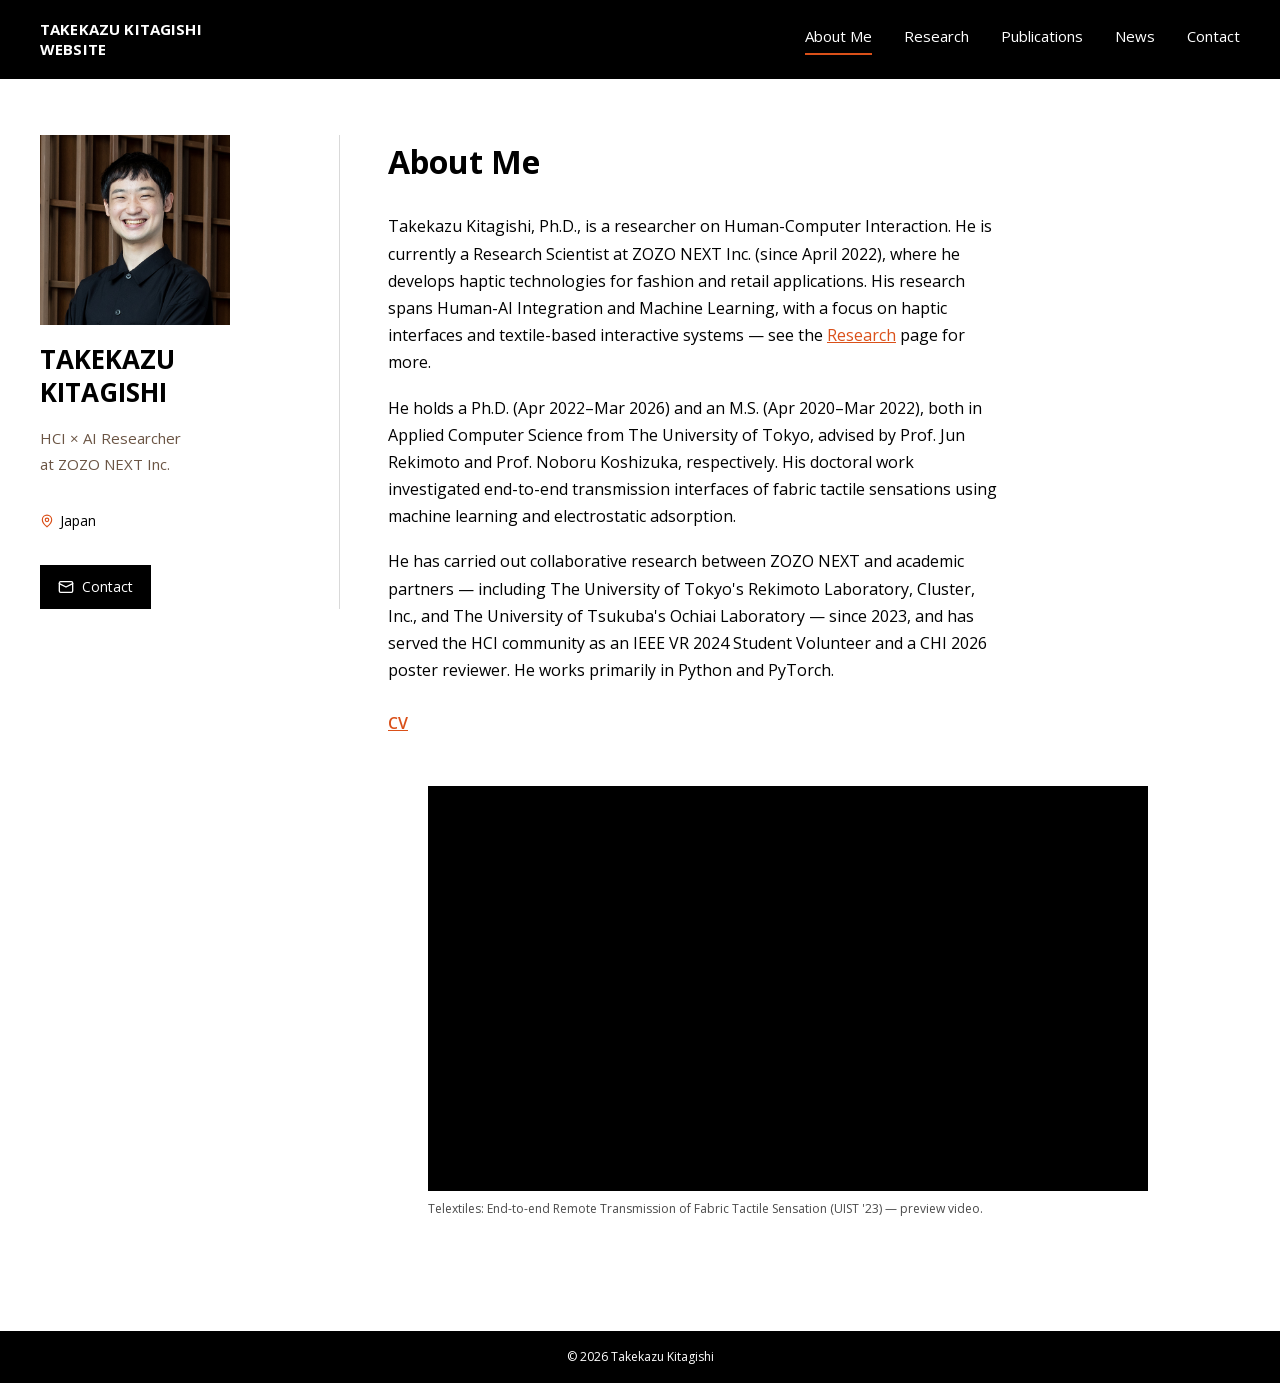
<file: index.html>
<!doctype html>
<html lang="en">
<head>
<meta charset="utf-8">
<meta name="viewport" content="width=device-width, initial-scale=1">
<title>Takekazu Kitagishi</title>
<link rel="icon" href="assets/favicon.svg" type="image/svg+xml">
<link rel="preload" href="assets/fonts/OpenSans-Variable.woff2" as="font" type="font/woff2" crossorigin>
<link rel="preload" href="assets/fonts/OpenSans-Italic-Variable.woff2" as="font" type="font/woff2" crossorigin>
<link rel="stylesheet" href="css/style.css">
</head>
<body>

<header class="site-header">
  <a class="site-title" href="index.html">TAKEKAZU KITAGISHI<br>WEBSITE</a>
  <nav class="site-nav">
    <a href="index.html" aria-current="page">About Me</a>
    <a href="research.html">Research</a>
    <a href="publications.html">Publications</a>
    <a href="news.html">News</a>
    <a href="contact.html">Contact</a>
  </nav>
</header>

<main class="page">
  <aside class="profile">
    <div class="profile-photo">
      <img src="assets/profile.jpg" alt="Takekazu Kitagishi"
           onerror="this.style.display='none'; this.parentElement.textContent='プロフィール写真\n(assets/profile.jpg に差し替え)';">
    </div>
    <p class="profile-name">TAKEKAZU<br>KITAGISHI</p>
    <p class="profile-tagline">HCI × AI Researcher<br>at ZOZO NEXT Inc.</p>
    <p class="profile-location"><svg class="icon-pin" width="14" height="14" viewBox="0 0 24 24" fill="none" stroke="currentColor" stroke-width="2" stroke-linecap="round" stroke-linejoin="round" aria-hidden="true"><path d="M20 10c0 6-8 12-8 12s-8-6-8-12a8 8 0 0 1 16 0Z"></path><circle cx="12" cy="10" r="3"></circle></svg>Japan</p>
    <a class="contact-button" href="contact.html"><svg class="icon-mail" width="16" height="16" viewBox="0 0 24 24" fill="none" stroke="currentColor" stroke-width="2" stroke-linecap="round" stroke-linejoin="round" aria-hidden="true"><rect x="2" y="4" width="20" height="16" rx="2"></rect><path d="m22 7-10 5L2 7"></path></svg>Contact</a>
  </aside>

  <section class="content">
    <h1>About Me</h1>
    <p>Takekazu Kitagishi, Ph.D., is a researcher on Human-Computer Interaction. He is currently a Research Scientist at ZOZO NEXT Inc. (since April 2022), where he develops haptic technologies for fashion and retail applications. His research spans Human-AI Integration and Machine Learning, with a focus on haptic interfaces and textile-based interactive systems — see the <a href="research.html">Research</a> page for more.</p>
    <p>He holds a Ph.D. (Apr 2022–Mar 2026) and an M.S. (Apr 2020–Mar 2022), both in Applied Computer Science from The University of Tokyo, advised by Prof. Jun Rekimoto and Prof. Noboru Koshizuka, respectively. His doctoral work investigated end-to-end transmission interfaces of fabric tactile sensations using machine learning and electrostatic adsorption.</p>
    <p>He has carried out collaborative research between ZOZO NEXT and academic partners — including The University of Tokyo's Rekimoto Laboratory, Cluster, Inc., and The University of Tsukuba's Ochiai Laboratory — since 2023, and has served the HCI community as an IEEE VR 2024 Student Volunteer and a CHI 2026 poster reviewer. He works primarily in Python and PyTorch.</p>

    <a class="cv-link" href="assets/kitagishi-cv.pdf">CV</a>

    <figure class="content-figure">
      <div class="video-embed">
        <iframe src="https://www.youtube.com/embed/0y74v7WMPbE" title="Telextiles preview video" loading="lazy" allow="accelerometer; autoplay; clipboard-write; encrypted-media; gyroscope; picture-in-picture; web-share" allowfullscreen></iframe>
      </div>
      <figcaption>Telextiles: End-to-end Remote Transmission of Fabric Tactile Sensation (UIST '23) — preview video.</figcaption>
    </figure>
  </section>
</main>

<footer class="site-footer">
  <span>&copy; 2026 Takekazu Kitagishi</span>
</footer>

</body>
</html>
</file>
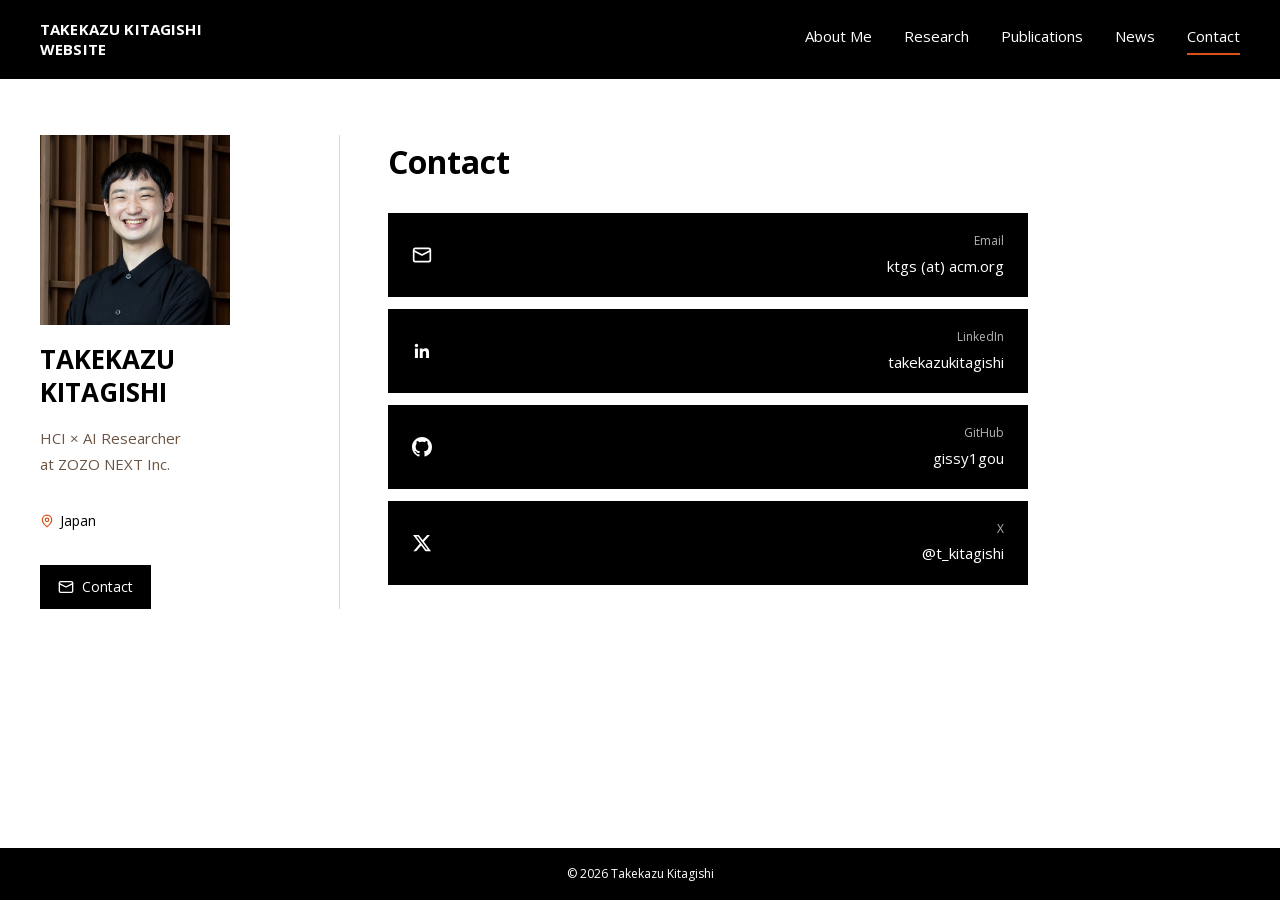
<file: contact.html>
<!doctype html>
<html lang="en">
<head>
<meta charset="utf-8">
<meta name="viewport" content="width=device-width, initial-scale=1">
<title>Contact — Takekazu Kitagishi</title>
<link rel="icon" href="assets/favicon.svg" type="image/svg+xml">
<link rel="preload" href="assets/fonts/OpenSans-Variable.woff2" as="font" type="font/woff2" crossorigin>
<link rel="preload" href="assets/fonts/OpenSans-Italic-Variable.woff2" as="font" type="font/woff2" crossorigin>
<link rel="stylesheet" href="css/style.css">
</head>
<body>

<header class="site-header">
  <a class="site-title" href="index.html">TAKEKAZU KITAGISHI<br>WEBSITE</a>
  <nav class="site-nav">
    <a href="index.html">About Me</a>
    <a href="research.html">Research</a>
    <a href="publications.html">Publications</a>
    <a href="news.html">News</a>
    <a href="contact.html" aria-current="page">Contact</a>
  </nav>
</header>

<main class="page">
  <aside class="profile">
    <div class="profile-photo">
      <img src="assets/profile.jpg" alt="Takekazu Kitagishi"
           onerror="this.style.display='none'; this.parentElement.textContent='プロフィール写真\n(assets/profile.jpg に差し替え)';">
    </div>
    <p class="profile-name">TAKEKAZU<br>KITAGISHI</p>
    <p class="profile-tagline">HCI × AI Researcher<br>at ZOZO NEXT Inc.</p>
    <p class="profile-location"><svg class="icon-pin" width="14" height="14" viewBox="0 0 24 24" fill="none" stroke="currentColor" stroke-width="2" stroke-linecap="round" stroke-linejoin="round" aria-hidden="true"><path d="M20 10c0 6-8 12-8 12s-8-6-8-12a8 8 0 0 1 16 0Z"></path><circle cx="12" cy="10" r="3"></circle></svg>Japan</p>
    <a class="contact-button" href="contact.html" aria-current="page"><svg class="icon-mail" width="16" height="16" viewBox="0 0 24 24" fill="none" stroke="currentColor" stroke-width="2" stroke-linecap="round" stroke-linejoin="round" aria-hidden="true"><rect x="2" y="4" width="20" height="16" rx="2"></rect><path d="m22 7-10 5L2 7"></path></svg>Contact</a>
  </aside>

  <section class="content">
    <h1>Contact</h1>
    <div class="contact-list">
      <a class="contact-card" href="mailto:ktgs@acm.org">
        <svg class="icon-mail" width="20" height="20" viewBox="0 0 24 24" fill="none" stroke="currentColor" stroke-width="2" stroke-linecap="round" stroke-linejoin="round" aria-hidden="true"><rect x="2" y="4" width="20" height="16" rx="2"></rect><path d="m22 7-10 5L2 7"></path></svg>
        <span class="contact-card-text">
          <span class="contact-card-label">Email</span>
          <span class="contact-card-value">ktgs (at) acm.org</span>
        </span>
      </a>
      <a class="contact-card" href="https://www.linkedin.com/in/takekazukitagishi" target="_blank" rel="noopener">
        <svg width="20" height="20" viewBox="0 0 24 24" fill="currentColor" aria-hidden="true"><path d="M20.45 20.45h-3.56v-5.57c0-1.33-.02-3.03-1.85-3.03-1.85 0-2.14 1.45-2.14 2.94v5.66H9.34V9h3.41v1.56h.05c.48-.9 1.64-1.85 3.38-1.85 3.6 0 4.27 2.37 4.27 5.46v6.28zM5.34 7.43a2.06 2.06 0 1 1 0-4.13 2.06 2.06 0 0 1 0 4.13zM7.12 20.45H3.56V9h3.56v11.45z"/></svg>
        <span class="contact-card-text">
          <span class="contact-card-label">LinkedIn</span>
          <span class="contact-card-value">takekazukitagishi</span>
        </span>
      </a>
      <a class="contact-card" href="https://github.com/gissy1gou" target="_blank" rel="noopener">
        <svg width="20" height="20" viewBox="0 0 16 16" fill="currentColor" aria-hidden="true"><path d="M8 0C3.58 0 0 3.58 0 8c0 3.54 2.29 6.53 5.47 7.59.4.07.55-.17.55-.38 0-.19-.01-.82-.01-1.49-2.01.37-2.53-.49-2.69-.94-.09-.23-.48-.94-.82-1.13-.28-.15-.68-.52-.01-.53.63-.01 1.08.58 1.23.82.72 1.21 1.87.87 2.33.66.07-.52.28-.87.51-1.07-1.78-.2-3.64-.89-3.64-3.95 0-.87.31-1.59.82-2.15-.08-.2-.36-1.02.08-2.12 0 0 .67-.21 2.2.82.64-.18 1.32-.27 2-.27.68 0 1.36.09 2 .27 1.53-1.04 2.2-.82 2.2-.82.44 1.1.16 1.92.08 2.12.51.56.82 1.27.82 2.15 0 3.07-1.87 3.75-3.65 3.95.29.25.54.73.54 1.48 0 1.07-.01 1.93-.01 2.2 0 .21.15.46.55.38A8.01 8.01 0 0 0 16 8c0-4.42-3.58-8-8-8z"/></svg>
        <span class="contact-card-text">
          <span class="contact-card-label">GitHub</span>
          <span class="contact-card-value">gissy1gou</span>
        </span>
      </a>
      <a class="contact-card" href="https://x.com/t_kitagishi" target="_blank" rel="noopener">
        <svg width="20" height="20" viewBox="0 0 24 24" fill="currentColor" aria-hidden="true"><path d="M18.244 2.25h3.308l-7.227 8.26 8.502 11.24H16.17l-5.214-6.817L4.99 21.75H1.68l7.73-8.835L1.254 2.25H8.08l4.713 6.231zm-1.161 17.52h1.833L7.084 4.126H5.117z"/></svg>
        <span class="contact-card-text">
          <span class="contact-card-label">X</span>
          <span class="contact-card-value">@t_kitagishi</span>
        </span>
      </a>
    </div>
  </section>
</main>

<footer class="site-footer">
  <span>&copy; 2026 Takekazu Kitagishi</span>
</footer>

</body>
</html>
</file>
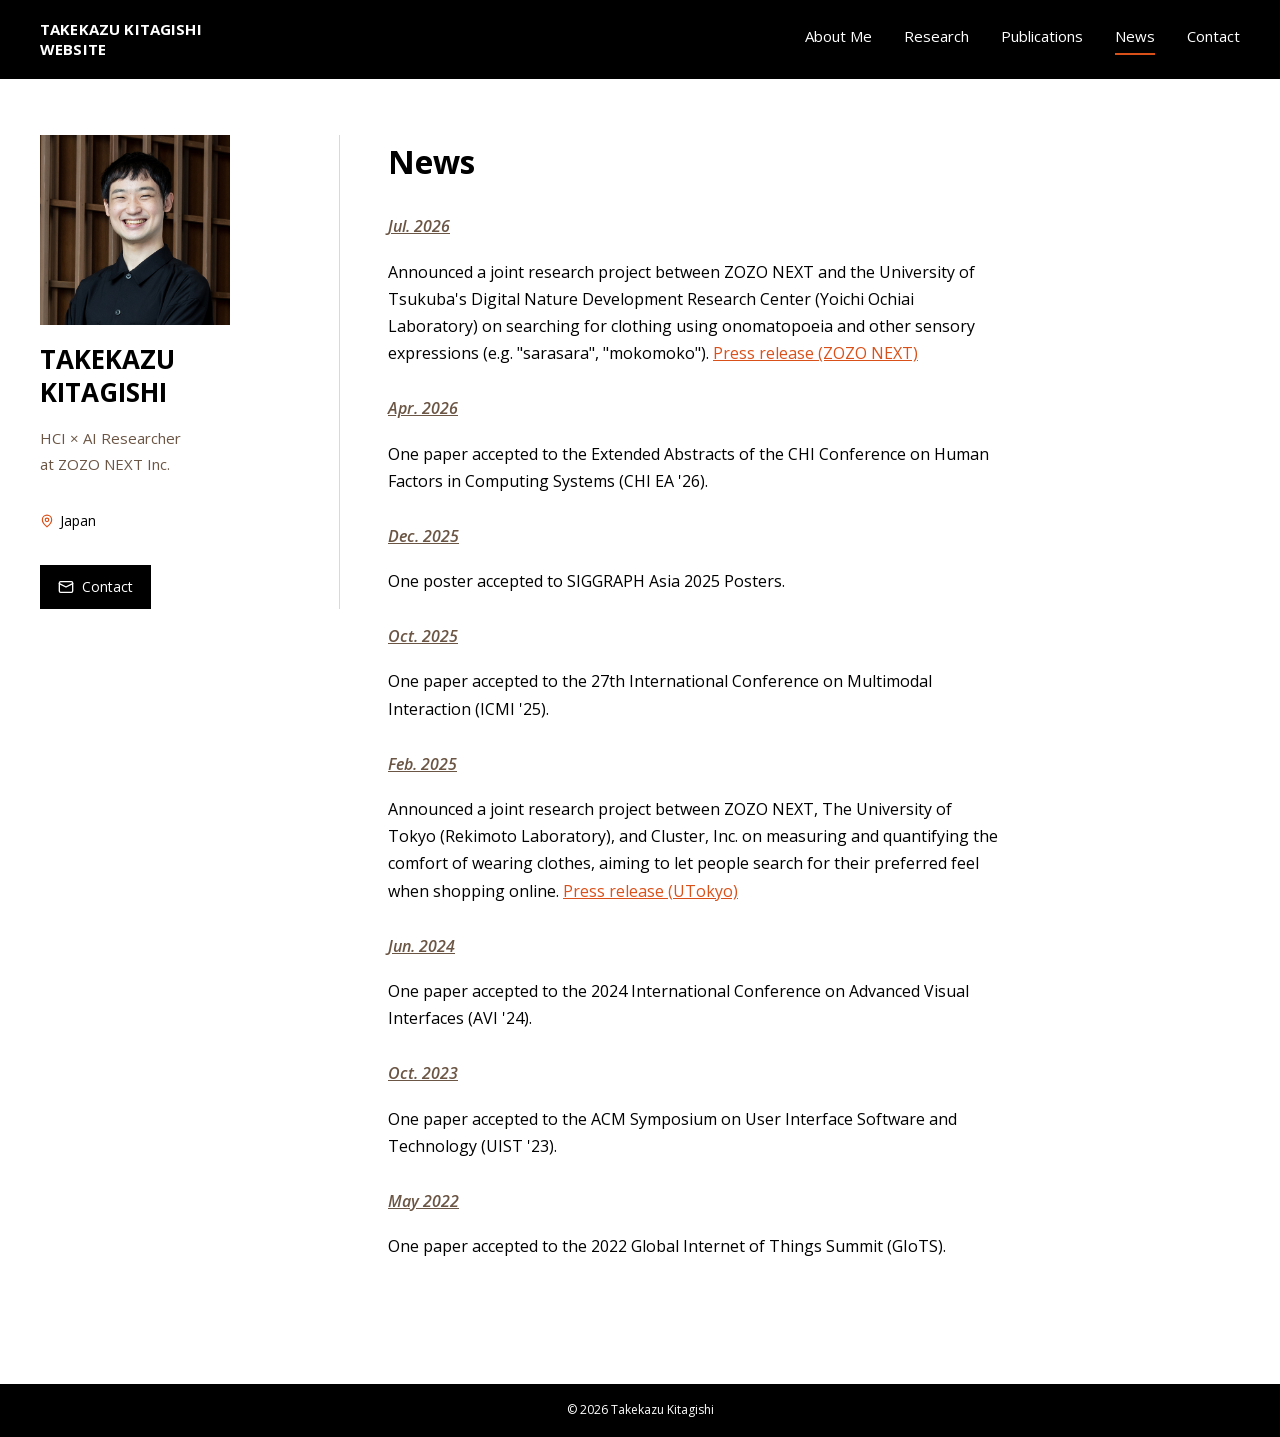
<file: news.html>
<!doctype html>
<html lang="en">
<head>
<meta charset="utf-8">
<meta name="viewport" content="width=device-width, initial-scale=1">
<title>News — Takekazu Kitagishi</title>
<link rel="icon" href="assets/favicon.svg" type="image/svg+xml">
<link rel="preload" href="assets/fonts/OpenSans-Variable.woff2" as="font" type="font/woff2" crossorigin>
<link rel="preload" href="assets/fonts/OpenSans-Italic-Variable.woff2" as="font" type="font/woff2" crossorigin>
<link rel="stylesheet" href="css/style.css">
</head>
<body>

<header class="site-header">
  <a class="site-title" href="index.html">TAKEKAZU KITAGISHI<br>WEBSITE</a>
  <nav class="site-nav">
    <a href="index.html">About Me</a>
    <a href="research.html">Research</a>
    <a href="publications.html">Publications</a>
    <a href="news.html" aria-current="page">News</a>
    <a href="contact.html">Contact</a>
  </nav>
</header>

<main class="page">
  <aside class="profile">
    <div class="profile-photo">
      <img src="assets/profile.jpg" alt="Takekazu Kitagishi"
           onerror="this.style.display='none'; this.parentElement.textContent='プロフィール写真\n(assets/profile.jpg に差し替え)';">
    </div>
    <p class="profile-name">TAKEKAZU<br>KITAGISHI</p>
    <p class="profile-tagline">HCI × AI Researcher<br>at ZOZO NEXT Inc.</p>
    <p class="profile-location"><svg class="icon-pin" width="14" height="14" viewBox="0 0 24 24" fill="none" stroke="currentColor" stroke-width="2" stroke-linecap="round" stroke-linejoin="round" aria-hidden="true"><path d="M20 10c0 6-8 12-8 12s-8-6-8-12a8 8 0 0 1 16 0Z"></path><circle cx="12" cy="10" r="3"></circle></svg>Japan</p>
    <a class="contact-button" href="contact.html"><svg class="icon-mail" width="16" height="16" viewBox="0 0 24 24" fill="none" stroke="currentColor" stroke-width="2" stroke-linecap="round" stroke-linejoin="round" aria-hidden="true"><rect x="2" y="4" width="20" height="16" rx="2"></rect><path d="m22 7-10 5L2 7"></path></svg>Contact</a>
  </aside>

  <section class="content">
    <h1>News</h1>
    <div id="news-root"><!-- filled by js/render-news.js from data/news.js --></div>
  </section>
</main>

<footer class="site-footer">
  <span>&copy; 2026 Takekazu Kitagishi</span>
</footer>

<script src="data/news.js"></script>
<script src="js/render-news.js"></script>
</body>
</html>
</file>
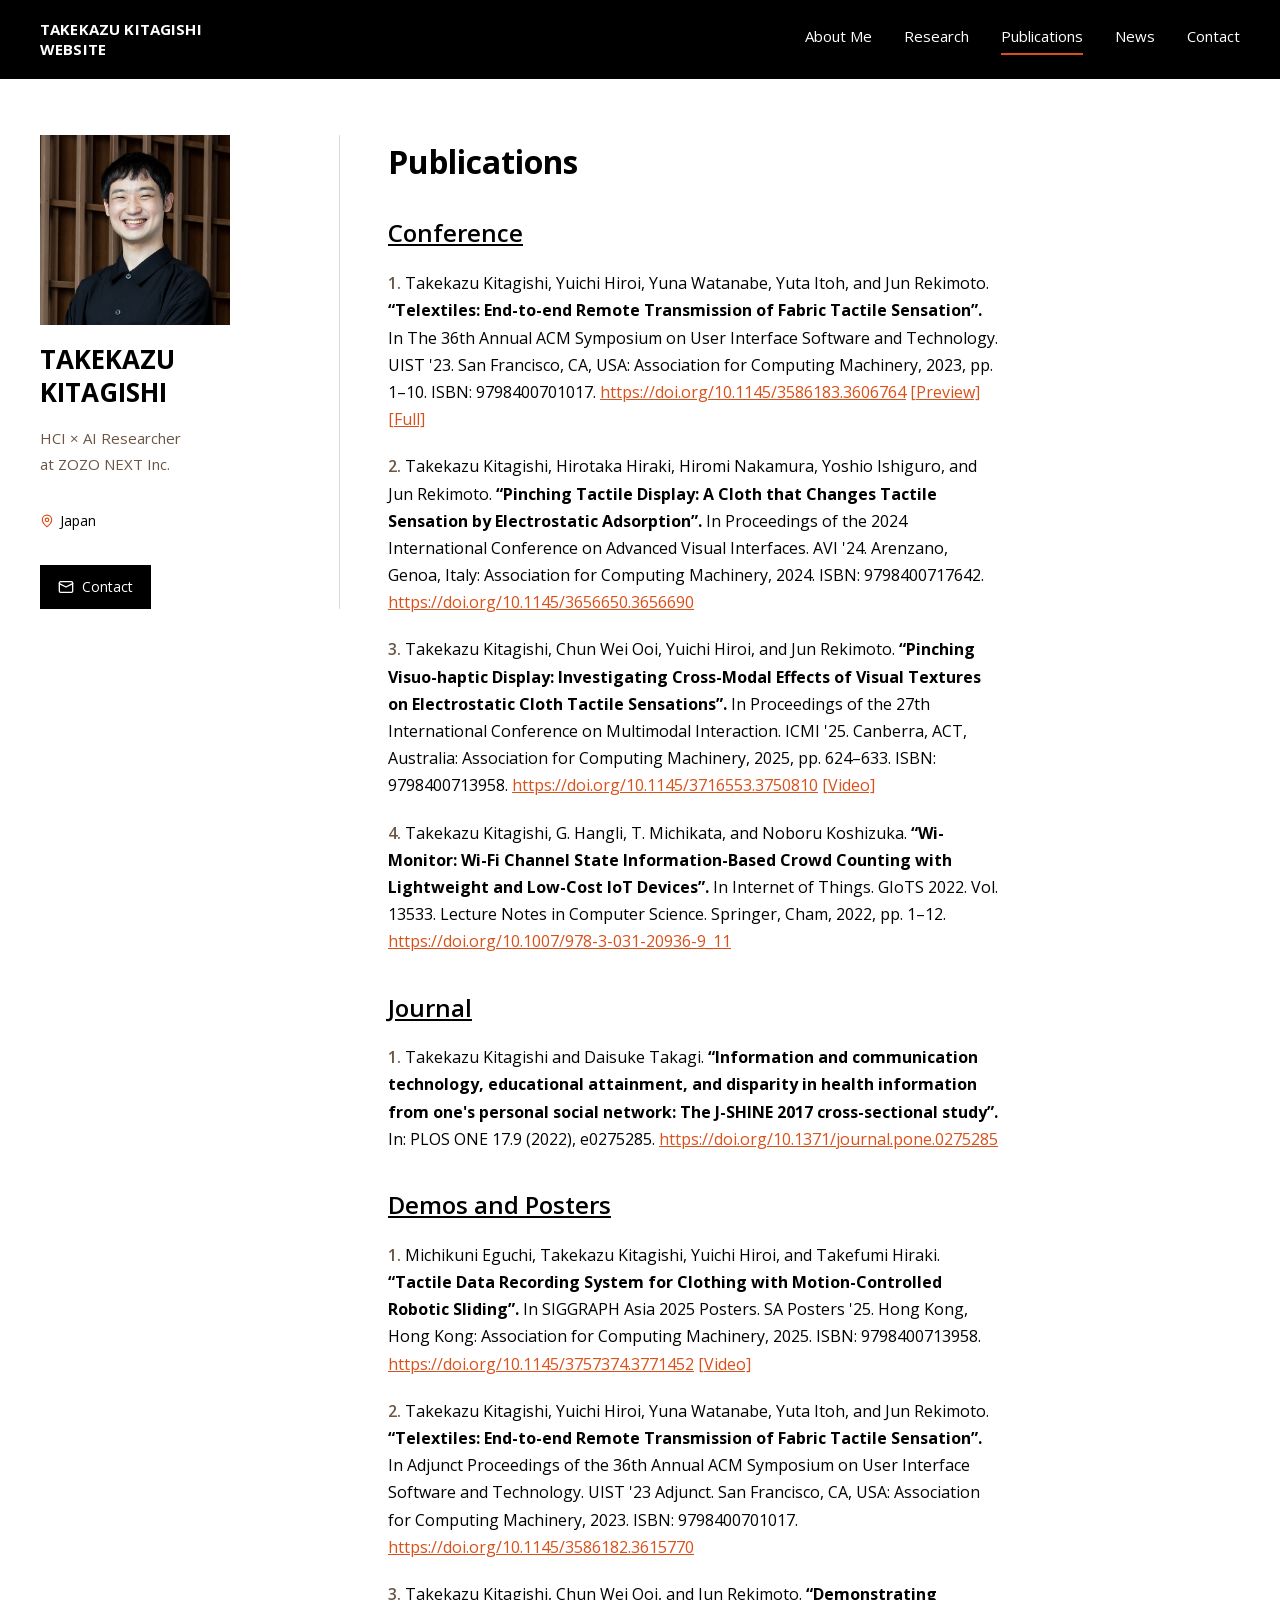
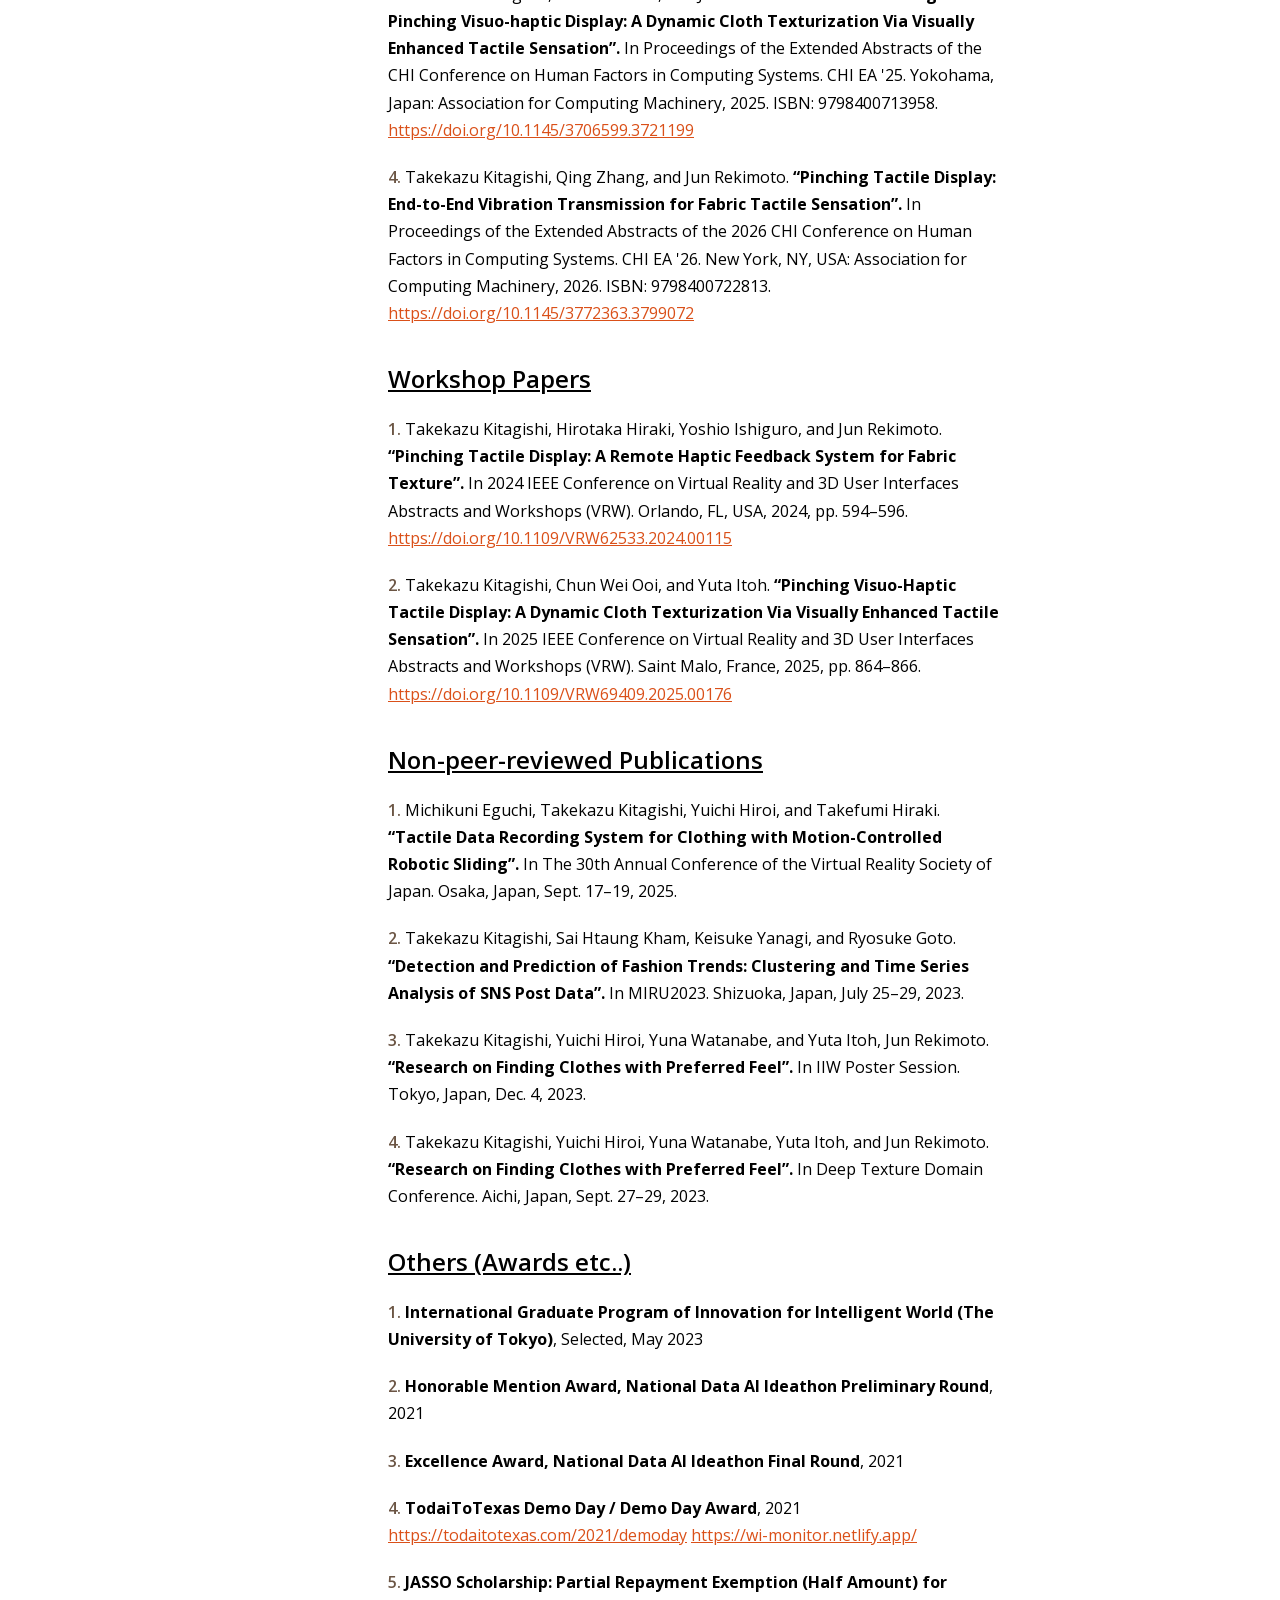
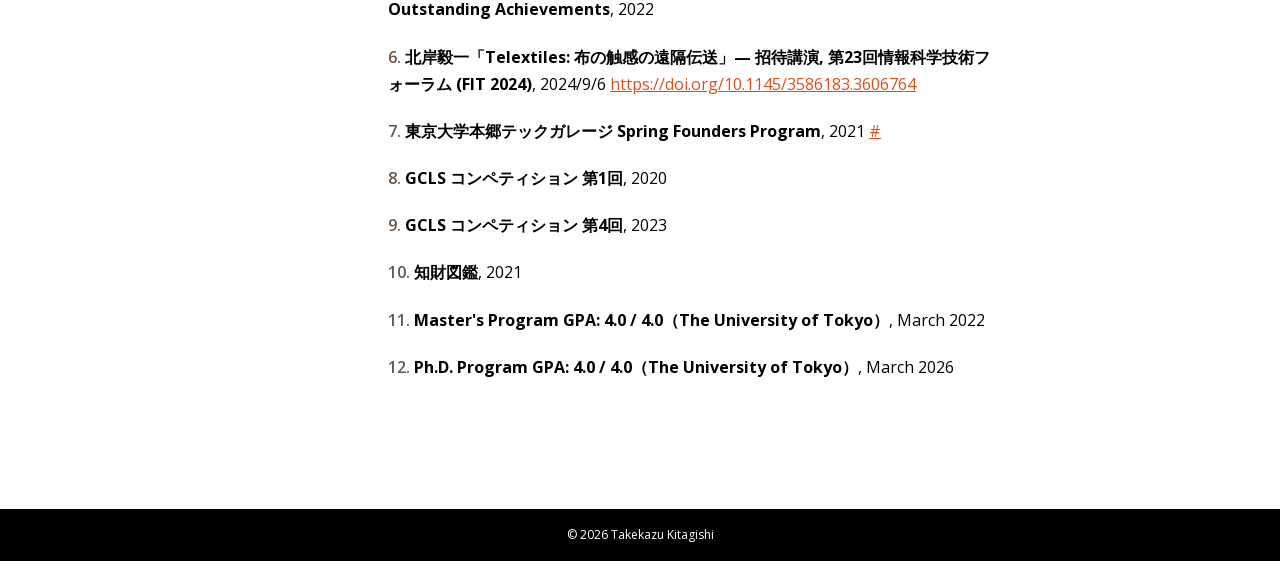
<file: publications.html>
<!doctype html>
<html lang="en">
<head>
<meta charset="utf-8">
<meta name="viewport" content="width=device-width, initial-scale=1">
<title>Publications — Takekazu Kitagishi</title>
<link rel="icon" href="assets/favicon.svg" type="image/svg+xml">
<link rel="preload" href="assets/fonts/OpenSans-Variable.woff2" as="font" type="font/woff2" crossorigin>
<link rel="preload" href="assets/fonts/OpenSans-Italic-Variable.woff2" as="font" type="font/woff2" crossorigin>
<link rel="stylesheet" href="css/style.css">
</head>
<body>

<header class="site-header">
  <a class="site-title" href="index.html">TAKEKAZU KITAGISHI<br>WEBSITE</a>
  <nav class="site-nav">
    <a href="index.html">About Me</a>
    <a href="research.html">Research</a>
    <a href="publications.html" aria-current="page">Publications</a>
    <a href="news.html">News</a>
    <a href="contact.html">Contact</a>
  </nav>
</header>

<main class="page">
  <aside class="profile">
    <div class="profile-photo">
      <img src="assets/profile.jpg" alt="Takekazu Kitagishi"
           onerror="this.style.display='none'; this.parentElement.textContent='プロフィール写真\n(assets/profile.jpg に差し替え)';">
    </div>
    <p class="profile-name">TAKEKAZU<br>KITAGISHI</p>
    <p class="profile-tagline">HCI × AI Researcher<br>at ZOZO NEXT Inc.</p>
    <p class="profile-location"><svg class="icon-pin" width="14" height="14" viewBox="0 0 24 24" fill="none" stroke="currentColor" stroke-width="2" stroke-linecap="round" stroke-linejoin="round" aria-hidden="true"><path d="M20 10c0 6-8 12-8 12s-8-6-8-12a8 8 0 0 1 16 0Z"></path><circle cx="12" cy="10" r="3"></circle></svg>Japan</p>
    <a class="contact-button" href="contact.html"><svg class="icon-mail" width="16" height="16" viewBox="0 0 24 24" fill="none" stroke="currentColor" stroke-width="2" stroke-linecap="round" stroke-linejoin="round" aria-hidden="true"><rect x="2" y="4" width="20" height="16" rx="2"></rect><path d="m22 7-10 5L2 7"></path></svg>Contact</a>
  </aside>

  <section class="content">
    <h1>Publications</h1>
    <div id="publications-root"><!-- filled by js/render-publications.js from data/publications.js --></div>
  </section>
</main>

<footer class="site-footer">
  <span>&copy; 2026 Takekazu Kitagishi</span>
</footer>

<script src="data/publications.js"></script>
<script src="js/render-publications.js"></script>
</body>
</html>
</file>
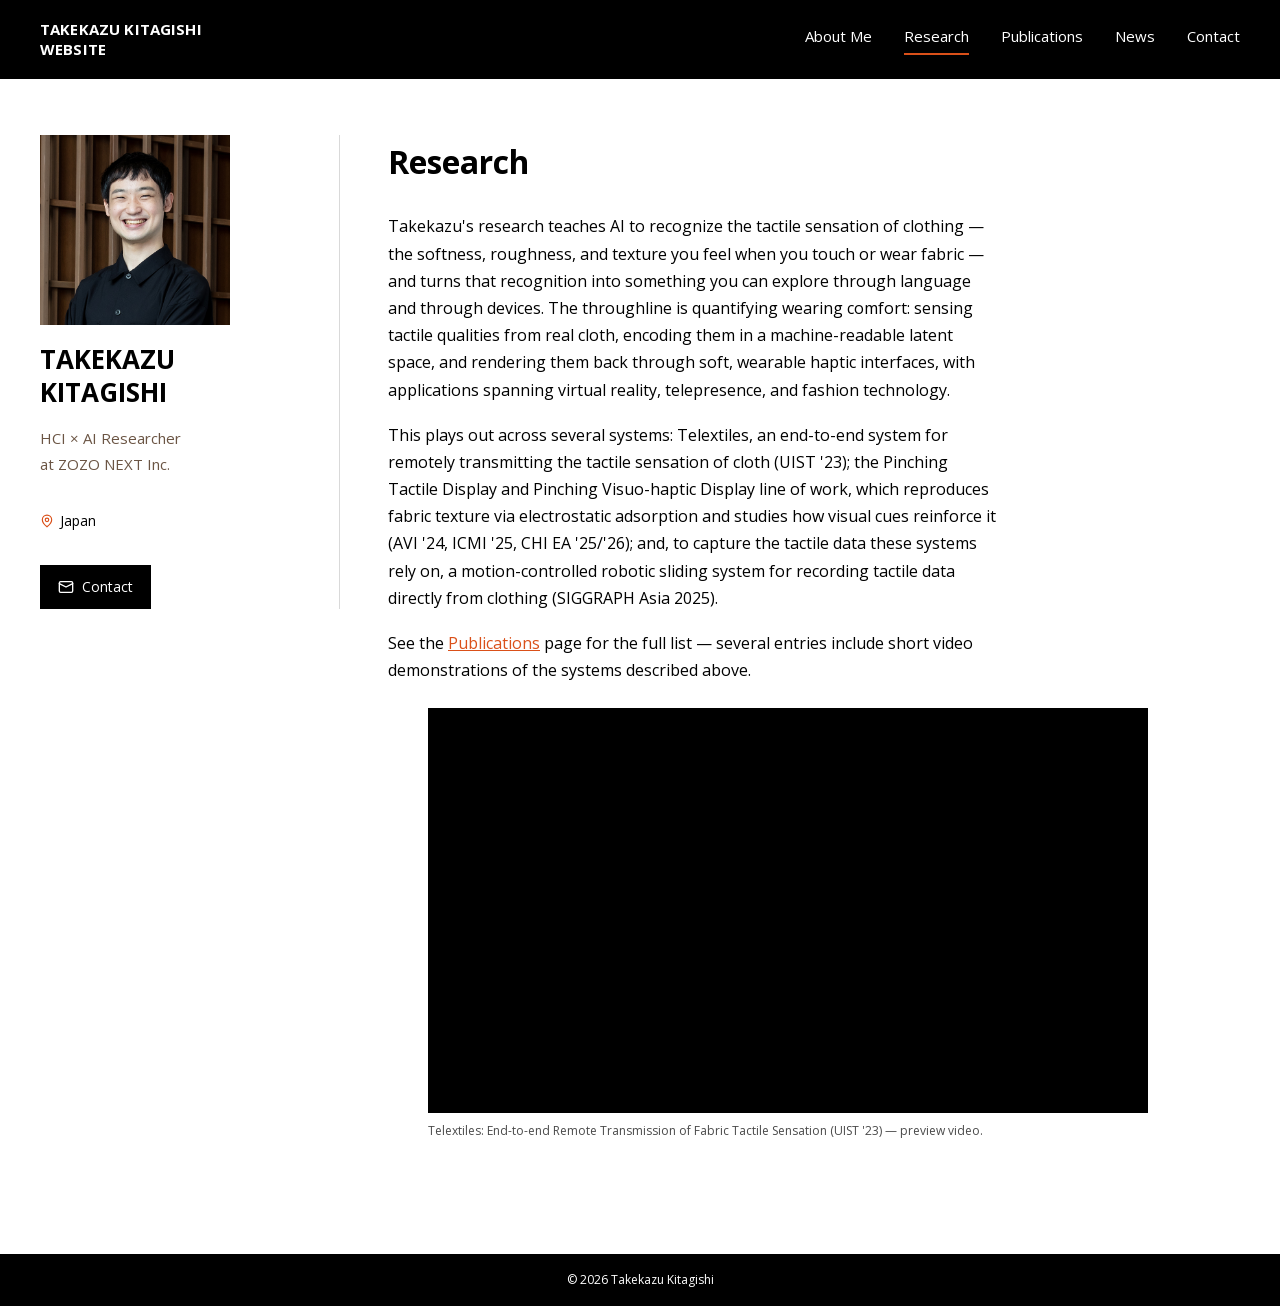
<file: research.html>
<!doctype html>
<html lang="en">
<head>
<meta charset="utf-8">
<meta name="viewport" content="width=device-width, initial-scale=1">
<title>Research — Takekazu Kitagishi</title>
<link rel="icon" href="assets/favicon.svg" type="image/svg+xml">
<link rel="preload" href="assets/fonts/OpenSans-Variable.woff2" as="font" type="font/woff2" crossorigin>
<link rel="preload" href="assets/fonts/OpenSans-Italic-Variable.woff2" as="font" type="font/woff2" crossorigin>
<link rel="stylesheet" href="css/style.css">
</head>
<body>

<header class="site-header">
  <a class="site-title" href="index.html">TAKEKAZU KITAGISHI<br>WEBSITE</a>
  <nav class="site-nav">
    <a href="index.html">About Me</a>
    <a href="research.html" aria-current="page">Research</a>
    <a href="publications.html">Publications</a>
    <a href="news.html">News</a>
    <a href="contact.html">Contact</a>
  </nav>
</header>

<main class="page">
  <aside class="profile">
    <div class="profile-photo">
      <img src="assets/profile.jpg" alt="Takekazu Kitagishi"
           onerror="this.style.display='none'; this.parentElement.textContent='プロフィール写真\n(assets/profile.jpg に差し替え)';">
    </div>
    <p class="profile-name">TAKEKAZU<br>KITAGISHI</p>
    <p class="profile-tagline">HCI × AI Researcher<br>at ZOZO NEXT Inc.</p>
    <p class="profile-location"><svg class="icon-pin" width="14" height="14" viewBox="0 0 24 24" fill="none" stroke="currentColor" stroke-width="2" stroke-linecap="round" stroke-linejoin="round" aria-hidden="true"><path d="M20 10c0 6-8 12-8 12s-8-6-8-12a8 8 0 0 1 16 0Z"></path><circle cx="12" cy="10" r="3"></circle></svg>Japan</p>
    <a class="contact-button" href="contact.html"><svg class="icon-mail" width="16" height="16" viewBox="0 0 24 24" fill="none" stroke="currentColor" stroke-width="2" stroke-linecap="round" stroke-linejoin="round" aria-hidden="true"><rect x="2" y="4" width="20" height="16" rx="2"></rect><path d="m22 7-10 5L2 7"></path></svg>Contact</a>
  </aside>

  <section class="content">
    <h1>Research</h1>
    <p>Takekazu's research teaches AI to recognize the tactile sensation of clothing — the softness, roughness, and texture you feel when you touch or wear fabric — and turns that recognition into something you can explore through language and through devices. The throughline is quantifying wearing comfort: sensing tactile qualities from real cloth, encoding them in a machine-readable latent space, and rendering them back through soft, wearable haptic interfaces, with applications spanning virtual reality, telepresence, and fashion technology.</p>
    <p>This plays out across several systems: Telextiles, an end-to-end system for remotely transmitting the tactile sensation of cloth (UIST '23); the Pinching Tactile Display and Pinching Visuo-haptic Display line of work, which reproduces fabric texture via electrostatic adsorption and studies how visual cues reinforce it (AVI '24, ICMI '25, CHI EA '25/'26); and, to capture the tactile data these systems rely on, a motion-controlled robotic sliding system for recording tactile data directly from clothing (SIGGRAPH Asia 2025).</p>
    <p>See the <a href="publications.html">Publications</a> page for the full list — several entries include short video demonstrations of the systems described above.</p>

    <figure class="content-figure">
      <div class="video-embed">
        <iframe src="https://www.youtube.com/embed/0y74v7WMPbE" title="Telextiles preview video" loading="lazy" allow="accelerometer; autoplay; clipboard-write; encrypted-media; gyroscope; picture-in-picture; web-share" allowfullscreen></iframe>
      </div>
      <figcaption>Telextiles: End-to-end Remote Transmission of Fabric Tactile Sensation (UIST '23) — preview video.</figcaption>
    </figure>
  </section>
</main>

<footer class="site-footer">
  <span>&copy; 2026 Takekazu Kitagishi</span>
</footer>

</body>
</html>
</file>
<file: css/style.css>
/* Kitagishi homepage — shared styles
   Palette: black/white base (from the old STUDIO site) plus two accents
   pulled from assets/kitagishi-cv.pdf — --accent is the CV's one accent
   color (the small square markers/rules), --accent-brown is sampled from
   the wood-grain background in the profile photo. Used sparingly: links
   and the active nav state get --accent, muted/secondary bits (dates,
   list numbers) get --accent-brown. */

:root {
  --ink: #000000;
  --ink-soft: #4a4a4a;
  --paper: #ffffff;
  --line: #d9d9d9;
  --accent: #da5019;
  --accent-brown: #6b5544;
  --header-h: 84px;
  --sidebar-w: 300px;
  --content-max: 900px;
  --font-body: "Open Sans", "Hiragino Sans", "Yu Gothic", -apple-system, BlinkMacSystemFont, "Helvetica Neue", sans-serif;
}

/* Self-hosted (assets/fonts/) rather than loaded from Google Fonts, to keep
   the site free of external requests. Both files are variable fonts
   (weight 300–800) covering the Latin subset only — Japanese text falls
   back to the system fonts later in --font-body.
   font-display: optional (paired with <link rel=preload> in each page's
   <head>) avoids a visible fallback-to-Open-Sans swap: the browser only
   uses Open Sans if it's ready essentially immediately, otherwise it just
   keeps the fallback for that page view instead of swapping mid-render. */
@font-face {
  font-family: "Open Sans";
  src: url("../assets/fonts/OpenSans-Variable.woff2") format("woff2");
  font-weight: 300 800;
  font-style: normal;
  font-display: optional;
}
@font-face {
  font-family: "Open Sans";
  src: url("../assets/fonts/OpenSans-Italic-Variable.woff2") format("woff2");
  font-weight: 300 800;
  font-style: italic;
  font-display: optional;
}

* { box-sizing: border-box; }

html, body {
  margin: 0;
  padding: 0;
  background: var(--paper);
  color: var(--ink);
  font-family: var(--font-body);
  line-height: 1.7;
}

body {
  display: flex;
  flex-direction: column;
  min-height: 100vh;
}

a { color: inherit; }

/* ---------- Header ---------- */
header.site-header {
  background: var(--ink);
  color: var(--paper);
  display: flex;
  align-items: center;
  justify-content: space-between;
  gap: 24px;
  padding: 20px 40px;
  flex-wrap: wrap;
}

.site-title {
  display: inline-block;
  text-decoration: none;
  font-weight: 700;
  letter-spacing: 0.01em;
  line-height: 1.3;
  font-size: 15px;
}

nav.site-nav {
  display: flex;
  gap: 32px;
  flex-wrap: wrap;
}

nav.site-nav a {
  color: var(--paper);
  text-decoration: none;
  font-size: 15px;
  padding-bottom: 4px;
  border-bottom: 2px solid transparent;
}

nav.site-nav a:hover,
nav.site-nav a[aria-current="page"] {
  border-bottom-color: var(--accent);
}

/* ---------- Page layout: sidebar + content ---------- */
main.page {
  flex: 1 0 auto;
  display: flex;
  align-items: flex-start;
  gap: 48px;
  max-width: 1400px;
  width: 100%;
  margin: 0 auto;
  padding: 56px 40px 96px;
}

aside.profile {
  flex: none;
  width: var(--sidebar-w);
  display: flex;
  flex-direction: column;
  align-items: flex-start;
  gap: 18px;
  border-right: 1px solid var(--line);
  padding-right: 40px;
}

.profile-photo {
  width: 190px;
  height: 190px;
  background: #eee;
  display: flex;
  align-items: center;
  justify-content: center;
  color: #999;
  font-size: 12px;
  text-align: center;
  overflow: hidden;
}
.profile-photo img { width: 100%; height: 100%; object-fit: cover; display: block; }

.profile-name {
  font-size: 26px;
  font-weight: 700;
  line-height: 1.25;
  margin: 0;
}

.profile-tagline {
  font-size: 15px;
  color: var(--accent-brown);
  margin: 0;
}

.profile-location {
  display: flex;
  align-items: center;
  gap: 6px;
  font-size: 14px;
}
.profile-location .icon-pin {
  color: var(--accent);
  flex: none;
}

.contact-button {
  display: inline-flex;
  align-items: center;
  gap: 8px;
  background: var(--ink);
  color: var(--paper);
  text-decoration: none;
  font-size: 14px;
  padding: 10px 18px;
}
.contact-button .icon-mail {
  flex: none;
}

section.content {
  flex: 1;
  min-width: 0;
  max-width: var(--content-max);
}

section.content h1 {
  font-size: 32px;
  font-weight: 700;
  margin: 0 0 24px;
}

section.content p {
  margin: 0 0 18px;
  max-width: 68ch;
}

section.content a {
  color: var(--accent);
}
section.content a:hover {
  color: var(--accent-brown);
}

.cv-link {
  display: inline-block;
  margin: 8px 0 24px;
  text-decoration: underline;
  font-weight: 600;
}

.content-figure {
  margin-top: 24px;
  max-width: 520px;
}
.content-figure:has(.video-embed) {
  max-width: 720px;
}
.content-figure .placeholder {
  background: #f2f2f2;
  border: 1px dashed #bbb;
  color: #888;
  font-size: 13px;
  text-align: center;
  padding: 64px 16px;
}
.content-figure figcaption {
  font-size: 12px;
  color: var(--ink-soft);
  margin-top: 8px;
}

.video-embed {
  position: relative;
  width: 100%;
  aspect-ratio: 16 / 9;
  background: #000;
}

/* ---------- Contact ---------- */
.contact-list {
  display: flex;
  flex-direction: column;
  gap: 12px;
  max-width: 640px;
}
.contact-list a.contact-card {
  display: flex;
  align-items: center;
  justify-content: space-between;
  gap: 16px;
  background: var(--ink);
  color: var(--paper);
  text-decoration: none;
  padding: 18px 24px;
}
.contact-list a.contact-card:hover {
  color: var(--paper);
}
.contact-card svg { flex: none; }
.contact-card-text {
  display: flex;
  flex-direction: column;
  align-items: flex-end;
  text-align: right;
  gap: 2px;
}
.contact-card-label {
  font-size: 12px;
  opacity: 0.7;
}
.contact-card-value {
  font-size: 15px;
}
.video-embed iframe {
  position: absolute;
  inset: 0;
  width: 100%;
  height: 100%;
  border: 0;
}

/* ---------- Publications ---------- */
.pub-section-title {
  text-decoration: underline;
  font-weight: 600;
  margin: 0 0 16px;
}
ol.pub-list {
  list-style: none;
  counter-reset: pub;
  margin: 0 0 32px;
  padding: 0;
}
ol.pub-list li {
  counter-increment: pub;
  margin-bottom: 20px;
  max-width: 68ch;
}
ol.pub-list li::before {
  content: counter(pub) ". ";
  font-weight: 600;
  color: var(--accent-brown);
}
ol.pub-list a { text-decoration: underline; }
.pub-tag {
  font-weight: 600;
}

/* ---------- News ---------- */
.news-item { margin-bottom: 28px; max-width: 68ch; }
.news-date {
  text-decoration: underline;
  font-style: italic;
  font-weight: 600;
  margin: 0 0 6px;
  color: var(--accent-brown);
}
.news-text { margin: 0; }
.news-text a { text-decoration: underline; }

/* ---------- Footer ---------- */
footer.site-footer {
  background: var(--ink);
  color: var(--paper);
  display: flex;
  align-items: center;
  justify-content: center;
  padding: 16px 40px;
  font-size: 12px;
  text-align: center;
}

/* ---------- Responsive ---------- */
@media (max-width: 800px) {
  main.page { flex-direction: column; padding: 40px 24px 72px; gap: 32px; }
  aside.profile {
    width: 100%;
    border-right: none;
    border-bottom: 1px solid var(--line);
    padding-right: 0;
    padding-bottom: 32px;
    flex-direction: row;
    flex-wrap: wrap;
  }
  .profile-photo { width: 120px; height: 120px; }
  header.site-header { padding: 16px 24px; }
}

@media (max-width: 480px) {
  header.site-header { padding: 14px 20px; gap: 12px 20px; }
  .site-title { font-size: 13px; }
  nav.site-nav { gap: 14px 20px; }
  nav.site-nav a { font-size: 14px; }
  main.page { padding: 32px 20px 56px; gap: 24px; }
  section.content h1 { font-size: 26px; }
  .profile-photo { width: 96px; height: 96px; }
  .profile-name { font-size: 22px; }
  footer.site-footer { padding: 14px 20px; }
}
</file>
